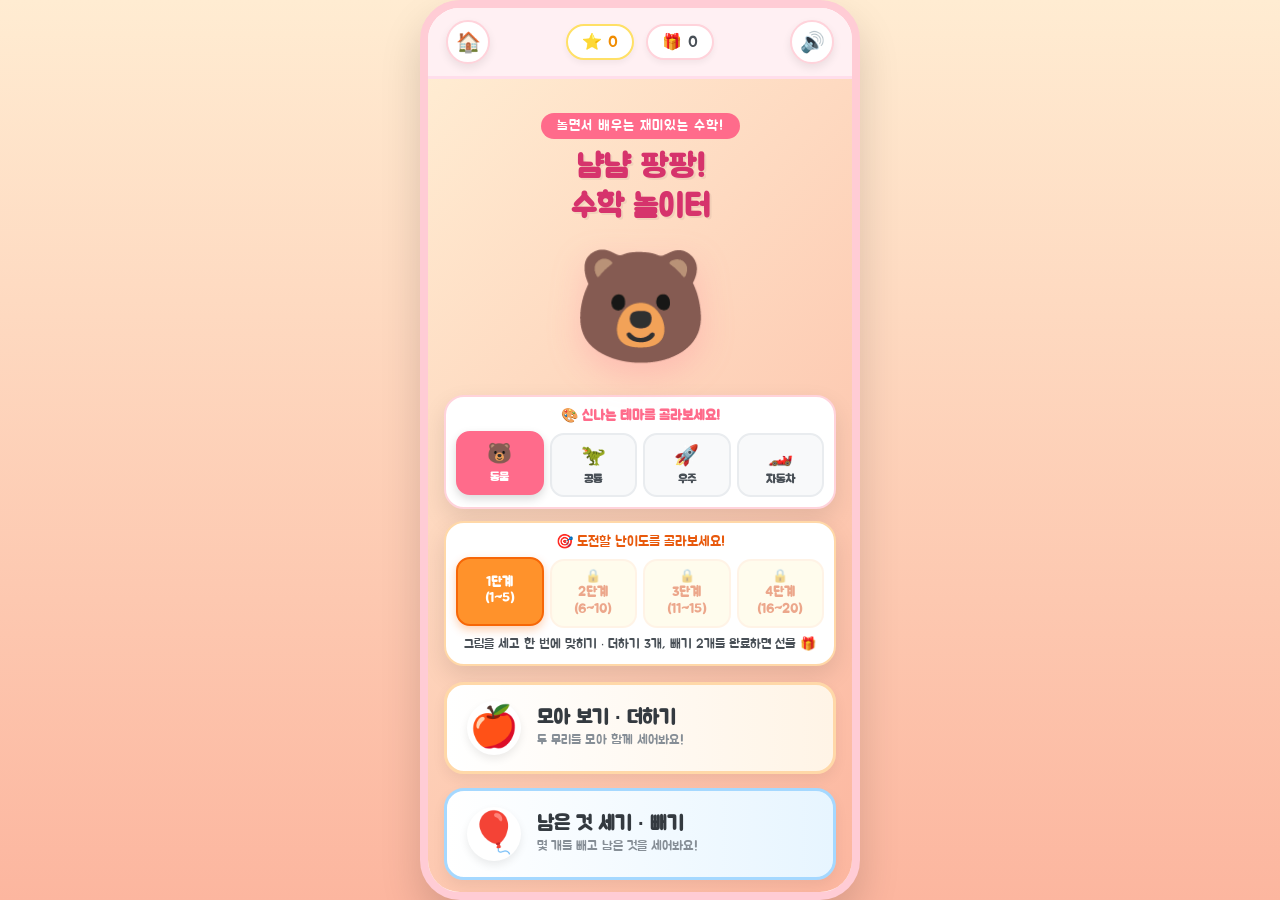
<file: index.html>
<!DOCTYPE html>
<html lang="ko">
<head>
  <meta charset="UTF-8">
  <meta name="viewport" content="width=device-width, initial-scale=1.0, maximum-scale=1.0, user-scalable=no, viewport-fit=cover">
  <meta name="theme-color" content="#ff6b8b">
  <meta name="mobile-web-app-capable" content="yes">
  <meta name="apple-mobile-web-app-capable" content="yes">
  <meta name="apple-mobile-web-app-status-bar-style" content="black-translucent">
  <link rel="manifest" href="manifest.json">
  <link rel="icon" type="image/png" href="icon-192.png">
  <link rel="apple-touch-icon" href="icon-192.png">
  <title>냠냠 팡팡! 수학 놀이터</title>
  <link rel="stylesheet" href="style.css?v=20260929-layout">
</head>
<body>
  <div id="app-container">
    <!-- PWA 원클릭 앱 설치 배너 -->
    <div id="pwa-install-banner" class="install-banner" style="display: none;">
      <div class="install-banner-text">
        <span>📲</span> 폰에 앱으로 설치하고 바로 실행하기!
      </div>
      <button id="pwa-install-btn" class="install-action-btn">설치</button>
      <button id="pwa-close-btn" class="install-close-btn">✕</button>
    </div>

    <!-- 컨페티 효과 캔버스 -->
    <canvas id="confetti-canvas" class="confetti-layer"></canvas>

    <!-- 상단 네비게이션 & 상태 바 -->
    <header class="top-nav">
      <button id="home-btn" class="nav-btn" title="처음으로">🏠</button>
      <div class="top-stats">
        <div class="stat-badge star">⭐ <span id="star-count-display">0</span></div>
        <div class="stat-badge">🎁 <span id="sticker-count-display">0</span></div>
      </div>
      <button id="sound-toggle-btn" class="nav-btn" title="소리 켜기/끄기">🔊</button>
    </header>

    <!-- 1. 메인 홈 화면 -->
    <main id="home-screen" class="screen home-screen active">
      <div class="main-title-box">
        <span class="logo-badge">놀면서 배우는 재미있는 수학!</span>
        <h1 class="main-title">냠냠 팡팡!<br>수학 놀이터</h1>
      </div>

      <div class="mascot-area">
        <div class="mascot-char" id="main-mascot">🐻</div>
      </div>

      <!-- 테마 선택 바 (동물 / 공룡 / 우주 / 자동차) -->
      <div class="theme-selector-box">
        <div class="theme-title">🎨 신나는 테마를 골라보세요!</div>
        <div class="theme-tabs">
          <button class="theme-btn active" data-theme="animals">
            <span class="theme-icon">🐻</span>
            <span>동물</span>
          </button>
          <button class="theme-btn" data-theme="dino">
            <span class="theme-icon">🦖</span>
            <span>공룡</span>
          </button>
          <button class="theme-btn" data-theme="space">
            <span class="theme-icon">🚀</span>
            <span>우주</span>
          </button>
          <button class="theme-btn" data-theme="car">
            <span class="theme-icon">🏎️</span>
            <span>자동차</span>
          </button>
        </div>
      </div>

      <!-- 난이도 선택 바 (1단계: 1~5부터 4단계: 16~20까지) -->
      <div class="difficulty-selector">
        <div class="diff-title">🎯 도전할 난이도를 골라보세요!</div>
        <div class="diff-tabs four-cols">
          <button class="diff-btn active" data-level="1">1단계<br>(1~5)</button>
          <button class="diff-btn" data-level="2">2단계<br>(6~10)</button>
          <button class="diff-btn" data-level="3">3단계<br>(11~15)</button>
          <button class="diff-btn" data-level="4">4단계<br>(16~20)</button>
        </div>
        <p id="home-mission-guide" class="mission-note">그림을 세고 한 번에 맞히기 · 더하기 3개, 빼기 2개를 완료하면 선물 🎁</p>
      </div>

      <!-- 게임 모드 선택 메뉴 -->
      <div class="menu-list">
        <button type="button" class="game-card-btn add-mode" id="btn-mode-add">
          <div class="btn-icon">🍎</div>
          <div class="btn-info">
            <h3>모아 보기 · 더하기</h3>
            <p>두 무리를 모아 함께 세어봐요!</p>
          </div>
        </button>

        <button type="button" class="game-card-btn sub-mode" id="btn-mode-sub">
          <div class="btn-icon">🎈</div>
          <div class="btn-info">
            <h3>남은 것 세기 · 빼기</h3>
            <p>몇 개를 빼고 남은 것을 세어봐요!</p>
          </div>
        </button>

        <button type="button" class="game-card-btn quiz-mode" id="btn-mode-quiz">
          <div class="btn-icon">⭐</div>
          <div class="btn-info">
            <h3>섞어 풀기 · 연습</h3>
            <p>더하기와 빼기를 섞어 연습해요. 미션 별은 모아 보기와 남은 것 세기에서 받아요!</p>
          </div>
        </button>

        <button type="button" class="game-card-btn sticker-mode" id="btn-mode-stickers">
          <div class="btn-icon">📖</div>
          <div class="btn-info">
            <h3>내 보물 스티커북</h3>
            <p>내가 모은 칭찬 스티커 보러가기</p>
          </div>
        </button>

        <!-- Google Play & Apple App Store 스타일 원클릭 앱 설치 센터 -->
        <div class="store-install-card">
          <div class="store-badge-header">
            <span>✨</span> 보호자 안내 · 홈 화면에 추가하기
          </div>
          <div class="store-button-group">
            <button id="btn-install-android" class="store-install-btn google-play">
              <span class="store-icon">▶️</span>
              <div class="store-btn-text">
                <small>안드로이드</small>
                <strong>홈 화면에 추가</strong>
              </div>
            </button>
            <button id="btn-install-ios" class="store-install-btn app-store">
              <span class="store-icon">🍏</span>
              <div class="store-btn-text">
                <small>아이폰/아이패드</small>
                <strong>홈 화면에 추가</strong>
              </div>
            </button>
          </div>
          <div class="store-install-caption">
            💡 브라우저에서 홈 화면에 추가하면 오프라인에서도 사용할 수 있어요.
          </div>
        </div>
      </div>
    </main>

    <!-- 2. 게임 플레이 화면 (공통) -->
    <section id="game-play-screen" class="screen">
      <!-- 레벨 목표 및 진행도 게이지 바 -->
      <div id="level-goal-container" class="level-goal-bar">
        <div class="level-goal-info">
          <span class="level-badge" id="current-level-badge">1단계 (1~5)</span>
          <span class="goal-text" id="goal-remaining-text">더하기 0/3 · 빼기 0/2</span>
        </div>
        <div class="progress-track">
          <div class="progress-fill" id="goal-progress-fill" style="width: 0%;"></div>
        </div>
      </div>

      <!-- 다시 세기 안내 -->
      <div id="penalty-toast" class="penalty-toast" role="status">괜찮아! 다시 세어보자 😊</div>

      <!-- 안내 문구 및 음성 다시듣기 -->
      <div class="game-header-box">
        <div id="prompt-text" class="prompt-text">문제를 준비하고 있어요...</div>
        <button id="replay-voice-btn" class="voice-replay-btn">
          <span>🔊</span> 다시 들려줘!
        </button>
      </div>

      <!-- 수식 표시 바 -->
      <div class="equation-bar">
        <span id="eq-num1" class="num-pill">0</span>
        <span id="eq-operator">+</span>
        <span id="eq-num2" class="num-pill">0</span>
        <span>=</span>
        <span id="eq-ans" class="num-pill unknown">?</span>
      </div>

      <!-- 인터랙티브 놀이 무대 -->
      <div class="stage-area" id="game-stage">
        <!-- 자바스크립트가 동적으로 채움 -->
      </div>

      <p id="answer-hint" class="answer-hint" role="status">하나씩 세어보세요.</p>

      <!-- 보기 버튼 키패드 -->
      <div class="choices-area" id="choices-area">
        <!-- 보기 버튼이 생성됨 -->
      </div>
    </section>

    <!-- 3. 스티커북 화면 -->
    <section id="sticker-book-screen" class="screen sticker-book-screen">
      <div class="game-header-box">
        <h2 style="font-size:24px; color:#d9480f;">🎨 내 보물 스티커북</h2>
        <p style="font-size:14px; color:#868e96; margin-top:4px;">단계 미션을 마치고 받은 선물이에요!</p>
      </div>

      <div class="sticker-board" id="sticker-board">
        <!-- 수집한 스티커들이 렌더링됨 -->
      </div>
    </section>

    <!-- 정답 축하 보상 팝업 모달 -->
    <div id="reward-modal-overlay" class="modal-overlay">
      <div class="reward-modal">
        <div id="modal-reward-icon" class="reward-icon">⭐</div>
        <h2 id="modal-reward-title" class="reward-title">참 잘했어요!</h2>
        <p id="modal-reward-desc" class="reward-desc">미션 별을 모아보세요!</p>
        <button id="modal-next-btn" class="modal-next-btn">다음 문제 ➡️</button>
      </div>
    </div>

    <!-- 4. 레벨업 대축제 모달 (목표 별 달성 시 등장) -->
    <div id="levelup-modal-overlay" class="modal-overlay">
      <div class="reward-modal levelup-modal">
        <div class="levelup-badge">LEVEL UP! 🚀</div>
        <div class="reward-icon bounce-chest" id="modal-levelup-icon">🎁</div>
        <h2 class="reward-title" id="modal-levelup-title">레벨업 대축제!</h2>
        <p class="reward-desc" id="modal-levelup-desc">축하해요! 다음 단계로 승급했어요!</p>
        <div class="levelup-reward-box" id="levelup-bonus-box">
          <span style="font-size:13px; color:#e8590c; font-weight:bold;">🎉 미션 완료 선물!</span>
          <div id="levelup-bonus-item" style="font-size:36px; margin-top:4px;">👑</div>
        </div>
        <button id="modal-levelup-btn" class="modal-next-btn levelup-btn">다음 단계로 모험 떠나기! 🌟</button>
      </div>
    </div>

    <!-- 5. 아이폰(iOS) App Store 스타일 설치 안내 모달 -->
    <div id="ios-install-modal-overlay" class="modal-overlay">
      <div class="reward-modal ios-guide-modal">
        <div class="ios-guide-header">
          <span style="font-size:36px;">🍏</span>
          <h2 style="font-size:20px; color:#1c7ed6; margin-top:6px;">아이폰/아이패드 홈 화면에 앱 설치</h2>
        </div>
        <div class="ios-steps-box">
          <div class="ios-step-item">
            <span class="step-num">1</span>
            <span>사파리(Safari) 화면 아래의 <strong>공유 버튼 [⎋ 또는 ⬆]</strong>을 탭하세요.</span>
          </div>
          <div class="ios-step-item">
            <span class="step-num">2</span>
            <span>메뉴를 아래로 스크롤하여 <strong>[홈 화면에 추가 ➕]</strong>를 누르세요.</span>
          </div>
          <div class="ios-step-item">
            <span class="step-num">3</span>
            <span>우측 상단 <strong>[추가]</strong>를 누르면 진짜 앱으로 설치 완료!</span>
          </div>
        </div>
        <button id="modal-ios-close-btn" class="modal-next-btn" style="background:#1c7ed6; margin-top:14px;">확인했어요! 👍</button>
      </div>
    </div>
  </div>

  <script src="audio.js?v=20260929-layout"></script>
  <script src="game.js?v=20260929-layout"></script>
  <script>
    // 서비스 워커 등록 (오프라인 실행 및 자동 업데이트 지원)
    if ('serviceWorker' in navigator) {
      window.addEventListener('load', () => {
        navigator.serviceWorker.register('./sw.js')
          .then((reg) => {
            console.log('SW 등록 성공:', reg.scope);
            reg.update();
          })
          .catch((err) => console.log('SW 등록 실패:', err));
      });

      let refreshing = false;
      navigator.serviceWorker.addEventListener('controllerchange', () => {
        if (!refreshing) {
          refreshing = true;
          window.location.reload();
        }
      });
    }

    // 안드로이드 & iOS 스토어 스타일 원클릭 앱 설치 연동
    let deferredPrompt = null;
    const installBanner = document.getElementById('pwa-install-banner');
    const installBtn = document.getElementById('pwa-install-btn');
    const closeBtn = document.getElementById('pwa-close-btn');

    const androidBtn = document.getElementById('btn-install-android');
    const iosBtn = document.getElementById('btn-install-ios');
    const iosModal = document.getElementById('ios-install-modal-overlay');
    const iosCloseBtn = document.getElementById('modal-ios-close-btn');

    window.addEventListener('beforeinstallprompt', (e) => {
      e.preventDefault();
      deferredPrompt = e;
      if (installBanner) installBanner.style.display = 'flex';
      if (androidBtn) {
        androidBtn.classList.add('ready');
      }
    });

    // 안드로이드 (Google Play 스타일 원클릭 앱 설치)
    if (androidBtn) {
      androidBtn.addEventListener('click', async () => {
        window.sound.playClick();
        if (deferredPrompt) {
          deferredPrompt.prompt();
          const { outcome } = await deferredPrompt.userChoice;
          console.log('User install choice:', outcome);
          deferredPrompt = null;
        } else {
          // 이미 앱으로 설치되었거나 브라우저 메뉴 지원 안내
          alert('💡 브라우저 메뉴(점 3개)에서 [앱 설치] 또는 [홈 화면에 추가]를 누르시면 스마트폰 바탕화면에 즉시 설치됩니다!');
        }
      });
    }

    // iOS (App Store 스타일 홈 화면 추가)
    if (iosBtn) {
      iosBtn.addEventListener('click', () => {
        window.sound.playClick();
        if (iosModal) iosModal.classList.add('active');
      });
    }

    if (iosCloseBtn && iosModal) {
      iosCloseBtn.addEventListener('click', () => {
        iosModal.classList.remove('active');
      });
    }

    if (installBtn) {
      installBtn.addEventListener('click', async () => {
        if (!deferredPrompt) return;
        installBanner.style.display = 'none';
        deferredPrompt.prompt();
        const { outcome } = await deferredPrompt.userChoice;
        console.log('User install choice:', outcome);
        deferredPrompt = null;
      });
    }

    if (closeBtn) {
      closeBtn.addEventListener('click', () => {
        installBanner.style.display = 'none';
      });
    }

    window.addEventListener('appinstalled', () => {
      if (installBanner) installBanner.style.display = 'none';
      alert('🎉 냠냠 팡팡 수학 놀이터 앱이 성공적으로 설치되었습니다!');
    });
  </script>
</body>
</html>
</file>
<file: style.css>
@import url('https://fonts.googleapis.com/css2?family=Jua&family=Nanum+Round&display=swap');

:root {
  --primary: #ff6b8b;
  --primary-light: #ffd3db;
  --secondary: #4dabf7;
  --secondary-light: #d0ebff;
  --accent: #ffd43b;
  --success: #51cf66;
  --bg-gradient: linear-gradient(135deg, #ffecd2 0%, #fcb69f 100%);
  --card-bg: rgba(255, 255, 255, 0.95);
  --header-bg: #fff0f3;
  --header-border: #ffdeeb;
  --title-color: #d6336c;
  --shadow: 0 10px 25px rgba(0, 0, 0, 0.1);
  --radius-lg: 28px;
  --radius-md: 20px;
  --radius-sm: 14px;
}

/* 테마 1: 공룡 대탐험 테마 */
body.theme-dino {
  --primary: #2b8a3e;
  --primary-light: #d3f9d8;
  --secondary: #f59f00;
  --secondary-light: #fff3bf;
  --accent: #fab005;
  --bg-gradient: linear-gradient(135deg, #d8f5a2 0%, #8ce99a 100%);
  --header-bg: #ebfbee;
  --header-border: #b2f2bb;
  --title-color: #2b8a3e;
}

/* 테마 2: 우주 탐험 테마 */
body.theme-space {
  --primary: #7950f2;
  --primary-light: #e5dbff;
  --secondary: #22b8cf;
  --secondary-light: #c5f6fa;
  --accent: #ffd43b;
  --bg-gradient: linear-gradient(135deg, #e5dbff 0%, #d0ebff 100%);
  --header-bg: #f3f0ff;
  --header-border: #d0bfff;
  --title-color: #5f3dc4;
}

/* 테마 3: 부릉부릉 자동차 테마 */
body.theme-car {
  --primary: #e8590c;
  --primary-light: #ffe8cc;
  --secondary: #1c7ed6;
  --secondary-light: #d0ebff;
  --accent: #fcc419;
  --bg-gradient: linear-gradient(135deg, #ffe8cc 0%, #ffd8a8 100%);
  --header-bg: #fff4e6;
  --header-border: #ffd8a8;
  --title-color: #d9480f;
}

* {
  box-sizing: border-box;
  margin: 0;
  padding: 0;
  -webkit-tap-highlight-color: transparent;
  user-select: none;
  -webkit-user-select: none;
}

body {
  font-family: 'Jua', 'Nanum Round', sans-serif;
  background: #ffe3e3;
  background: linear-gradient(180deg, #ffecd2 0%, #fcb69f 100%);
  min-height: 100vh;
  display: flex;
  justify-content: center;
  align-items: center;
  color: #495057;
  overflow-x: hidden;
}

/* 모바일 폰 컨테이너 */
#app-container {
  width: 100%;
  max-width: 440px;
  min-height: 100vh;
  height: 100dvh;
  background: #ffffff;
  display: flex;
  flex-direction: column;
  position: relative;
  overflow: hidden;
  box-shadow: 0 20px 40px rgba(0,0,0,0.15);
}

@media (min-width: 500px) {
  #app-container {
    height: min(100dvh, 900px);
    min-height: 0;
    border-radius: 40px;
    border: 8px solid #ffccd5;
  }
}

/* PWA 설치 배너 */
.install-banner {
  background: linear-gradient(135deg, #ff6b8b, #ff8787);
  color: white;
  padding: 10px 14px;
  display: flex;
  align-items: center;
  justify-content: space-between;
  gap: 8px;
  font-size: 13px;
  box-shadow: 0 4px 10px rgba(255, 107, 139, 0.3);
  z-index: 100;
  animation: popIn 0.3s ease;
}

.install-banner-text {
  display: flex;
  align-items: center;
  gap: 6px;
  font-weight: bold;
}

.install-action-btn {
  background: #ffd43b;
  color: #d9480f;
  border: none;
  padding: 6px 14px;
  border-radius: 12px;
  font-size: 13px;
  font-family: inherit;
  font-weight: bold;
  cursor: pointer;
  box-shadow: 0 2px 5px rgba(0,0,0,0.15);
  white-space: nowrap;
}

.install-action-btn:active {
  transform: scale(0.92);
}

.install-close-btn {
  background: transparent;
  border: none;
  color: white;
  font-size: 14px;
  cursor: pointer;
  padding: 4px;
}

/* 상단 네비게이션 헤더 */
.top-nav {
  display: flex;
  align-items: center;
  justify-content: space-between;
  padding: 12px 18px;
  background: var(--header-bg);
  border-bottom: 3px solid var(--header-border);
  z-index: 10;
}

.nav-btn {
  background: white;
  border: 2px solid var(--primary-light);
  width: 44px;
  height: 44px;
  border-radius: 50%;
  font-size: 20px;
  cursor: pointer;
  box-shadow: 0 4px 8px rgba(0, 0, 0, 0.08);
  display: flex;
  align-items: center;
  justify-content: center;
  transition: transform 0.15s, background-color 0.15s;
}

.nav-btn:active {
  transform: scale(0.9);
  background: var(--primary-light);
}

.top-stats {
  display: flex;
  gap: 12px;
}

.stat-badge {
  background: #fff;
  padding: 6px 14px;
  border-radius: 20px;
  font-size: 16px;
  border: 2px solid var(--primary-light);
  display: flex;
  align-items: center;
  gap: 6px;
  box-shadow: 0 3px 6px rgba(0,0,0,0.05);
}

.stat-badge.star {
  color: #f08c00;
  border-color: #ffe066;
}

/* 테마 선택 바 */
.theme-selector-box {
  background: white;
  border-radius: var(--radius-md);
  padding: 10px;
  box-shadow: var(--shadow);
  border: 2px solid var(--primary-light);
  margin-bottom: 12px;
}

.theme-title {
  font-size: 14px;
  color: var(--primary);
  margin-bottom: 8px;
  font-weight: bold;
}

.theme-tabs {
  display: grid;
  grid-template-columns: repeat(4, 1fr);
  gap: 6px;
}

.theme-btn {
  padding: 8px 2px;
  border: 2px solid #e9ecef;
  background: #f8f9fa;
  border-radius: 14px;
  font-family: inherit;
  font-size: 12px;
  font-weight: bold;
  cursor: pointer;
  color: #495057;
  display: flex;
  flex-direction: column;
  align-items: center;
  gap: 3px;
  transition: all 0.2s;
}

.theme-btn span.theme-icon {
  font-size: 20px;
}

.theme-btn.active {
  background: var(--primary);
  color: white;
  border-color: var(--primary);
  transform: translateY(-2px);
  box-shadow: 0 4px 10px rgba(0,0,0,0.15);
}

/* 메인 화면 영역 */
.screen {
  flex: 1;
  min-height: 0;
  display: none;
  flex-direction: column;
  padding: 12px 16px;
  overflow-y: auto;
  position: relative;
}

.screen.active {
  display: flex;
}

/* 홈 화면 */
.home-screen {
  justify-content: space-between;
  text-align: center;
  padding-top: 24px;
  padding-bottom: 24px;
  background: var(--bg-gradient);
}

.main-title-box {
  margin-top: 10px;
}

.logo-badge {
  display: inline-block;
  background: var(--primary);
  color: white;
  padding: 4px 16px;
  border-radius: 16px;
  font-size: 14px;
  margin-bottom: 8px;
  letter-spacing: 1px;
}

/* 메인 타이틀 */
.main-title {
  font-size: 32px;
  color: var(--title-color);
  text-shadow: 2px 2px 0px rgba(0,0,0,0.05);
  line-height: 1.25;
}

.mascot-area {
  margin: 15px auto;
  position: relative;
  width: 160px;
  height: 160px;
  display: flex;
  align-items: center;
  justify-content: center;
  animation: bounce 2s infinite ease-in-out;
}

.mascot-char {
  font-size: 110px;
  filter: drop-shadow(0 12px 16px rgba(255, 107, 139, 0.25));
}

/* 난이도 선택 바 */
.difficulty-selector {
  background: white;
  border-radius: var(--radius-md);
  padding: 10px;
  box-shadow: var(--shadow);
  border: 2px solid #ffd8a8;
  margin-bottom: 16px;
}

.diff-title {
  font-size: 14px;
  color: #e8590c;
  margin-bottom: 8px;
}

.diff-tabs {
  display: flex;
  gap: 8px;
}

.diff-tabs.four-cols {
  display: grid;
  grid-template-columns: repeat(4, 1fr);
  gap: 6px;
}

.diff-btn {
  flex: 1;
  padding: 8px 2px;
  border: 2px solid #ffe8cc;
  background: #fff9db;
  border-radius: 14px;
  font-family: inherit;
  font-size: 13px;
  line-height: 1.25;
  font-weight: bold;
  cursor: pointer;
  color: #d9480f;
  transition: all 0.2s;
}

.diff-btn.active {
  background: #ff922b;
  color: white;
  border-color: #f76707;
  transform: translateY(-2px);
  box-shadow: 0 4px 10px rgba(247, 103, 7, 0.3);
}

.diff-btn:disabled {
  opacity: 0.48;
  cursor: not-allowed;
  box-shadow: none;
}
.diff-btn:disabled::before { content: '🔒'; display: block; }
.mission-note { margin: 8px 0 0; font-size: 13px; line-height: 1.4; color: #495057; text-align: center; }

/* 홈 메뉴 버튼 목록 */
.menu-list {
  display: flex;
  flex-direction: column;
  gap: 14px;
  width: 100%;
}

.game-card-btn {
  width: 100%;
  font: inherit;
  background: white;
  border: 3px solid #ffccd5;
  border-radius: var(--radius-md);
  padding: 16px 20px;
  display: flex;
  align-items: center;
  gap: 16px;
  cursor: pointer;
  box-shadow: 0 6px 14px rgba(0,0,0,0.06);
  transition: transform 0.15s, box-shadow 0.15s;
  text-align: left;
}

.game-card-btn:active {
  transform: scale(0.96);
}

.game-card-btn.add-mode {
  border-color: #ffd8a8;
  background: linear-gradient(90deg, #ffffff 0%, #fff4e6 100%);
}

.game-card-btn.sub-mode {
  border-color: #a5d8ff;
  background: linear-gradient(90deg, #ffffff 0%, #e7f5ff 100%);
}

.game-card-btn.quiz-mode {
  border-color: #b2f2bb;
  background: linear-gradient(90deg, #ffffff 0%, #ebfbee 100%);
}

.game-card-btn.sticker-mode {
  border-color: #eebefa;
  background: linear-gradient(90deg, #ffffff 0%, #f8f0fc 100%);
}

.btn-icon {
  font-size: 40px;
  width: 54px;
  height: 54px;
  display: flex;
  align-items: center;
  justify-content: center;
  background: white;
  border-radius: 50%;
  box-shadow: 0 4px 8px rgba(0,0,0,0.08);
}

.btn-info h3 {
  font-size: 20px;
  color: #343a40;
  margin-bottom: 2px;
}

.btn-info p {
  font-size: 13px;
  color: #868e96;
}

/* 게임 플레이 화면 공통 */
.game-header-box {
  background: white;
  border-radius: var(--radius-md);
  padding: 12px 16px;
  text-align: center;
  box-shadow: var(--shadow);
  border: 2px solid #ffccd5;
  margin-bottom: 14px;
}

.prompt-text {
  font-size: 21px;
  color: #c2255c;
  line-height: 1.35;
}

.voice-replay-btn {
  display: inline-flex;
  align-items: center;
  gap: 6px;
  margin-top: 6px;
  background: #fff0f6;
  border: 1px solid #fcc2d7;
  color: #e64980;
  padding: 4px 12px;
  border-radius: 14px;
  font-size: 13px;
  cursor: pointer;
}

/* 수식 표시 바 */
.equation-bar {
  display: flex;
  align-items: center;
  justify-content: center;
  gap: 12px;
  font-size: 34px;
  color: #212529;
  background: #f8f9fa;
  border-radius: var(--radius-sm);
  padding: 8px 16px;
  margin-bottom: 16px;
  border: 2px dashed #dee2e6;
}

.num-pill {
  background: white;
  border-radius: 12px;
  padding: 4px 14px;
  box-shadow: 0 3px 6px rgba(0,0,0,0.08);
  border: 2px solid #adb5bd;
}

.num-pill.unknown {
  color: #ff6b8b;
  border-color: #ff8787;
  background: #fff5f5;
  min-width: 50px;
  text-align: center;
  animation: pulse 1.5s infinite;
}

/* 게임 무대 (동물, 풍선 등) */
.stage-area {
  flex: none;
  background: white;
  border-radius: var(--radius-lg);
  box-shadow: var(--shadow);
  border: 3px solid #ffdeeb;
  padding: 12px;
  display: flex;
  flex-direction: column;
  align-items: center;
  justify-content: center;
  position: relative;
  min-height: 230px;
  margin-bottom: 10px;
  overflow: visible;
}

/* 동물 먹이주기 스테이지 */
.feeder-stage {
  width: 100%;
  display: flex;
  flex-direction: column;
  align-items: center;
  gap: 10px;
}

.animal-avatar {
  font-size: 62px;
  line-height: 1;
  transition: transform 0.2s;
  cursor: pointer;
  position: relative;
}

.animal-avatar.nom-nom {
  animation: animalEat 0.35s ease;
}

.food-count-bubble {
  position: absolute;
  top: -10px;
  right: -15px;
  background: #ff6b8b;
  color: white;
  width: 36px;
  height: 36px;
  border-radius: 50%;
  font-size: 18px;
  display: flex;
  align-items: center;
  justify-content: center;
  box-shadow: 0 3px 6px rgba(0,0,0,0.2);
}

.food-basket {
  width: 100%;
  background: #fff4e6;
  border-radius: var(--radius-md);
  border: 2px solid #ffd8a8;
  padding: 8px;
  display: flex;
  flex-wrap: wrap;
  justify-content: center;
  gap: 6px;
  min-height: 80px;
}

.food-groups { display: flex; align-items: center; justify-content: center; gap: 6px; width: 100%; }
.food-groups .food-basket { width: 45%; flex-direction: column; align-items: center; }
.food-groups .food-basket strong { font-size: 18px; }
.food-group { display: flex; flex-wrap: wrap; justify-content: center; gap: 5px; }
.group-plus { font-size: 25px; font-weight: bold; color: #f76707; }

.food-item {
  border: 0;
  padding: 0;
  font-family: inherit;
  font-size: 34px;
  width: 48px;
  height: 48px;
  background: white;
  border-radius: 50%;
  display: flex;
  align-items: center;
  justify-content: center;
  box-shadow: 0 4px 8px rgba(0,0,0,0.1);
  cursor: pointer;
  transition: transform 0.15s, opacity 0.2s;
}

.food-item:active {
  transform: scale(1.2);
}

.food-item.eaten {
  opacity: 0.2;
  transform: scale(0.6);
  pointer-events: none;
}

/* 풍선 터뜨리기 스테이지 */
.balloon-grid {
  display: flex;
  flex-wrap: wrap;
  justify-content: center;
  gap: 14px;
  width: 100%;
  max-width: 320px;
}

.balloon {
  border: 0;
  padding: 0;
  background: transparent;
  font-family: inherit;
  font-size: 46px;
  width: 65px;
  height: 75px;
  display: flex;
  align-items: center;
  justify-content: center;
  cursor: pointer;
  transition: transform 0.2s;
  animation: floatBalloon 3s infinite ease-in-out alternate;
}

.balloon:active {
  transform: scale(0.85);
}

.balloon.popped {
  animation: popEffect 0.3s forwards;
  pointer-events: none;
}

/* 보기 선택 버튼 영역 (키패드) */
.choices-area {
  display: grid;
  grid-template-columns: repeat(3, 1fr);
  gap: 12px;
  margin-bottom: 10px;
}

.choice-btn {
  background: white;
  border: 3px solid #ffccd5;
  border-radius: var(--radius-md);
  height: 64px;
  font-size: 28px;
  font-family: inherit;
  color: #495057;
  cursor: pointer;
  box-shadow: 0 5px 12px rgba(0,0,0,0.06);
  transition: transform 0.1s, background-color 0.15s, border-color 0.15s;
}

.choice-btn:active {
  transform: scale(0.92);
  background: #ffdeeb;
  border-color: #ff6b8b;
}

.choice-btn:disabled { opacity: 0.55; cursor: default; }
.answer-hint {
  margin: -4px 0 10px;
  text-align: center;
  color: #495057;
  font-size: 15px;
  font-weight: 700;
}
.quiz-object { display: inline-block; margin: 2px; }
.quiz-object.removed { opacity: 0.35; text-decoration: line-through; filter: grayscale(1); }

/* 스티커 보관함 화면 */
.sticker-book-screen {
  background: #fdf2e9;
  text-align: center;
}

.sticker-board {
  flex: 1;
  background: white;
  border-radius: var(--radius-lg);
  border: 4px dashed #fcc419;
  margin: 14px 0;
  position: relative;
  overflow: hidden;
  box-shadow: var(--shadow);
  display: flex;
  flex-wrap: wrap;
  align-content: flex-start;
  padding: 16px;
  gap: 12px;
}

.sticker-board-empty {
  width: 100%;
  height: 100%;
  display: flex;
  flex-direction: column;
  align-items: center;
  justify-content: center;
  color: #adb5bd;
  font-size: 16px;
  gap: 8px;
}

.placed-sticker {
  font-size: 48px;
  animation: popIn 0.4s cubic-bezier(0.175, 0.885, 0.32, 1.275);
}

/* 축하 팝업 모달 */
.modal-overlay {
  position: absolute;
  top: 0;
  left: 0;
  width: 100%;
  height: 100%;
  background: rgba(0,0,0,0.5);
  display: none;
  align-items: center;
  justify-content: center;
  z-index: 100;
  backdrop-filter: blur(3px);
}

.modal-overlay.active {
  display: flex;
}

.reward-modal {
  background: white;
  width: 85%;
  max-width: 320px;
  border-radius: var(--radius-lg);
  padding: 24px 20px;
  text-align: center;
  box-shadow: 0 15px 35px rgba(0,0,0,0.25);
  border: 4px solid #ffd43b;
  animation: popIn 0.35s cubic-bezier(0.175, 0.885, 0.32, 1.275);
}

.reward-icon {
  font-size: 72px;
  margin: 10px 0;
  display: inline-block;
  animation: spinTrophy 1.2s ease;
}

.reward-title {
  font-size: 26px;
  color: #e8590c;
  margin-bottom: 6px;
}

.reward-desc {
  font-size: 16px;
  color: #495057;
  margin-bottom: 20px;
}

.modal-next-btn {
  background: linear-gradient(135deg, #ff6b8b, #ff8e53);
  color: white;
  border: none;
  padding: 14px 28px;
  font-size: 20px;
  font-family: inherit;
  border-radius: 20px;
  cursor: pointer;
  box-shadow: 0 6px 16px rgba(255, 107, 139, 0.4);
  width: 100%;
}

.modal-next-btn:active {
  transform: scale(0.95);
}

/* 컨페티(별가루 효과) */
.confetti-layer {
  position: absolute;
  top: 0;
  left: 0;
  width: 100%;
  height: 100%;
  pointer-events: none;
  z-index: 99;
}

/* 애니메이션 */
@keyframes bounce {
  0%, 100% { transform: translateY(0); }
  50% { transform: translateY(-12px); }
}

@keyframes pulse {
  0%, 100% { transform: scale(1); }
  50% { transform: scale(1.1); }
}

@keyframes popIn {
  0% { transform: scale(0.3); opacity: 0; }
  80% { transform: scale(1.1); opacity: 1; }
  100% { transform: scale(1); }
}

@keyframes animalEat {
  0% { transform: scale(1); }
  40% { transform: scale(1.25) rotate(-5deg); }
  70% { transform: scale(1.2) rotate(5deg); }
  100% { transform: scale(1); }
}

@keyframes floatBalloon {
  0% { transform: translateY(0px) rotate(-3deg); }
  100% { transform: translateY(-8px) rotate(3deg); }
}

@keyframes popEffect {
  0% { transform: scale(1); opacity: 1; }
  50% { transform: scale(1.4); opacity: 0.6; }
  100% { transform: scale(0); opacity: 0; }
}

@keyframes shake {
  0%, 100% { transform: translateX(0); }
  25% { transform: translateX(-8px); }
  75% { transform: translateX(8px); }
}

.shake-it {
  animation: shake 0.3s ease-in-out;
}

/* ==================================================== */
/* 신규: 레벨 목표 진행도 바 & 오답 패널티 & 레벨업 시스템 */
/* ==================================================== */

/* 레벨 목표 진행 바 */
.level-goal-bar {
  background: white;
  border-radius: 18px;
  padding: 8px 14px;
  margin-bottom: 8px;
  box-shadow: 0 4px 10px rgba(0,0,0,0.05);
  border: 2px solid #ffd8a8;
  display: flex;
  flex-direction: column;
  gap: 6px;
}

.level-goal-info {
  display: flex;
  align-items: center;
  justify-content: space-between;
  font-size: 13px;
}

.level-badge {
  background: linear-gradient(135deg, #ff922b, #f76707);
  color: white;
  padding: 3px 10px;
  border-radius: 12px;
  font-weight: bold;
  font-size: 12px;
  letter-spacing: 0.5px;
  box-shadow: 0 2px 5px rgba(247, 103, 7, 0.3);
}

.goal-text {
  color: #495057;
  font-weight: bold;
}

.goal-text strong {
  color: #f08c00;
}

.progress-track {
  width: 100%;
  height: 12px;
  background: #f1f3f5;
  border-radius: 10px;
  overflow: hidden;
  position: relative;
  box-shadow: inset 0 1px 3px rgba(0,0,0,0.1);
}

.progress-fill {
  height: 100%;
  background: linear-gradient(90deg, #ffd43b, #ff922b, #ff6b8b);
  border-radius: 10px;
  transition: width 0.4s cubic-bezier(0.34, 1.56, 0.64, 1);
  box-shadow: 0 1px 4px rgba(255, 146, 43, 0.5);
}

/* 오답 패널티 플로팅 토스트 */
.penalty-toast {
  position: absolute;
  top: 65px;
  left: 50%;
  transform: translateX(-50%) translateY(-10px);
  background: linear-gradient(135deg, #ff6b6b, #fa5252);
  color: white;
  padding: 8px 18px;
  border-radius: 20px;
  font-size: 14px;
  font-weight: bold;
  box-shadow: 0 4px 15px rgba(250, 82, 82, 0.4);
  opacity: 0;
  pointer-events: none;
  z-index: 150;
  transition: all 0.3s ease;
}

.penalty-toast.active {
  opacity: 1;
  transform: translateX(-50%) translateY(0);
  animation: penaltyFloat 1.6s forwards ease;
}

@keyframes penaltyFloat {
  0% { opacity: 0; transform: translateX(-50%) translateY(-10px) scale(0.9); }
  20% { opacity: 1; transform: translateX(-50%) translateY(0) scale(1.05); }
  35% { transform: translateX(-50%) translateY(0) scale(1); }
  75% { opacity: 1; transform: translateX(-50%) translateY(-5px); }
  100% { opacity: 0; transform: translateX(-50%) translateY(-25px); }
}

/* AI 음성 말하기 시각 효과 */
body.is-ai-speaking .mascot-char {
  animation: speakingPulse 0.4s infinite alternate ease-in-out;
}

body.is-ai-speaking .voice-replay-btn {
  background: #ffec99;
  border-color: #fcc419;
  animation: voiceGlow 0.6s infinite alternate;
}

@keyframes speakingPulse {
  0% { transform: scale(1) rotate(-2deg); }
  100% { transform: scale(1.1) rotate(2deg); }
}

@keyframes voiceGlow {
  0% { box-shadow: 0 0 5px #ffd43b; }
  100% { box-shadow: 0 0 16px #ff922b; }
}

/* 레벨업 대축제 모달 특화 스타일 */
.levelup-modal {
  background: linear-gradient(180deg, #ffffff 0%, #fff9db 100%);
  border: 4px solid #ffd43b;
  position: relative;
  overflow: visible;
}

.levelup-badge {
  display: inline-block;
  background: linear-gradient(135deg, #ff922b, #e03131);
  color: white;
  padding: 6px 18px;
  border-radius: 20px;
  font-size: 14px;
  font-weight: bold;
  letter-spacing: 1px;
  box-shadow: 0 4px 10px rgba(224, 49, 49, 0.4);
  margin-bottom: 6px;
  animation: pulse 1s infinite alternate;
}

.bounce-chest {
  font-size: 80px;
  animation: chestBounce 1s infinite ease-in-out;
  filter: drop-shadow(0 10px 14px rgba(255, 169, 77, 0.4));
}

@keyframes chestBounce {
  0%, 100% { transform: translateY(0) scale(1); }
  50% { transform: translateY(-16px) scale(1.15) rotate(-3deg); }
}

.levelup-reward-box {
  background: #fff3bf;
  border: 2px dashed #f59f00;
  border-radius: 16px;
  padding: 10px;
  margin: 12px 0 16px;
}

.levelup-btn {
  background: linear-gradient(135deg, #ff922b, #f76707) !important;
  color: white !important;
  box-shadow: 0 6px 16px rgba(247, 103, 7, 0.4) !important;
  font-size: 16px !important;
}

/* ==================================================== */
/* Google Play & iOS App Store 스타일 원클릭 설치 카드 */
/* ==================================================== */
.store-install-card {
  background: linear-gradient(135deg, #f8f9fa, #e9ecef);
  border: 2px solid #dee2e6;
  border-radius: 20px;
  padding: 14px 12px;
  margin-top: 10px;
  text-align: center;
  box-shadow: 0 4px 12px rgba(0, 0, 0, 0.05);
}

.store-badge-header {
  font-size: 12px;
  font-weight: bold;
  color: #495057;
  margin-bottom: 10px;
  display: flex;
  align-items: center;
  justify-content: center;
  gap: 4px;
}

.store-button-group {
  display: grid;
  grid-template-columns: 1fr 1fr;
  gap: 8px;
}

.store-install-btn {
  display: flex;
  align-items: center;
  justify-content: center;
  gap: 8px;
  padding: 10px 8px;
  border-radius: 14px;
  border: none;
  cursor: pointer;
  color: white;
  transition: transform 0.15s, box-shadow 0.15s;
  text-align: left;
}

.store-install-btn:active {
  transform: scale(0.95);
}

.store-install-btn.google-play {
  background: linear-gradient(135deg, #01875f, #005f42);
  box-shadow: 0 4px 10px rgba(1, 135, 95, 0.35);
}

.store-install-btn.app-store {
  background: linear-gradient(135deg, #1c7ed6, #1864ab);
  box-shadow: 0 4px 10px rgba(28, 126, 214, 0.35);
}

.store-icon {
  font-size: 22px;
}

.store-btn-text small {
  display: block;
  font-size: 10px;
  opacity: 0.85;
  font-weight: normal;
}

.store-btn-text strong {
  display: block;
  font-size: 13px;
  line-height: 1.2;
}

.store-install-caption {
  font-size: 11px;
  color: #868e96;
  margin-top: 8px;
}

/* iOS 설치 안내 모달 */
.ios-guide-modal {
  text-align: center;
  max-width: 340px;
}

.ios-steps-box {
  background: #f8f9fa;
  border-radius: 16px;
  padding: 12px;
  margin-top: 14px;
  text-align: left;
  display: flex;
  flex-direction: column;
  gap: 10px;
  font-size: 13px;
  line-height: 1.4;
  color: #343a40;
}

.ios-step-item {
  display: flex;
  align-items: flex-start;
  gap: 8px;
}

.ios-step-item .step-num {
  background: #1c7ed6;
  color: white;
  width: 20px;
  height: 20px;
  border-radius: 50%;
  display: flex;
  align-items: center;
  justify-content: center;
  font-size: 11px;
  font-weight: bold;
  flex-shrink: 0;
  margin-top: 1px;
}
</file>
